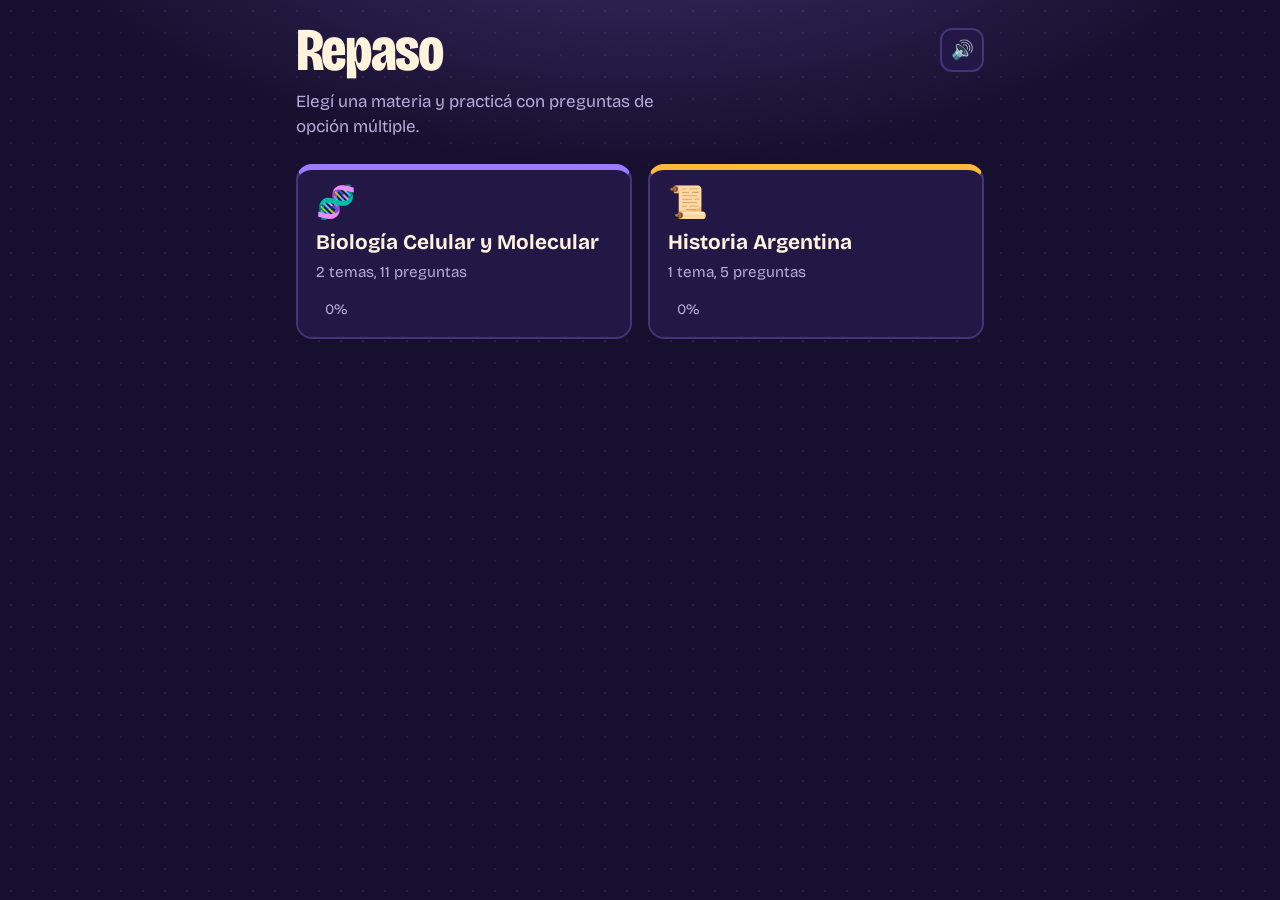
<file: index.html>
<!doctype html>
<html lang="es">
<head>
  <meta charset="utf-8">
  <meta name="viewport" content="width=device-width, initial-scale=1, viewport-fit=cover">
  <title>Repaso: trivia para estudiar</title>
  <meta name="description" content="Practicá con preguntas de opción múltiple por materia y tema, con racha, puntos y sonidos.">
  <meta name="theme-color" content="#170F2E">
  <link rel="icon" href="data:image/svg+xml,%3Csvg xmlns='http://www.w3.org/2000/svg' viewBox='0 0 100 100'%3E%3Ctext y='.9em' font-size='90'%3E🔥%3C/text%3E%3C/svg%3E">
  <link rel="preconnect" href="https://fonts.googleapis.com">
  <link rel="preconnect" href="https://fonts.gstatic.com" crossorigin>
  <link href="https://fonts.googleapis.com/css2?family=Bricolage+Grotesque:opsz,wght@12..96,400..800&family=Silkscreen:wght@400;700&display=swap" rel="stylesheet">
  <link rel="stylesheet" href="css/styles.css">
</head>
<body>
  <div id="app"></div>
  <canvas id="confeti" aria-hidden="true"></canvas>
  <div id="aviso" role="status" aria-live="polite"></div>
  <noscript>Necesitás activar JavaScript para usar Repaso.</noscript>
  <script type="module" src="js/app.js"></script>
</body>
</html>
</file>
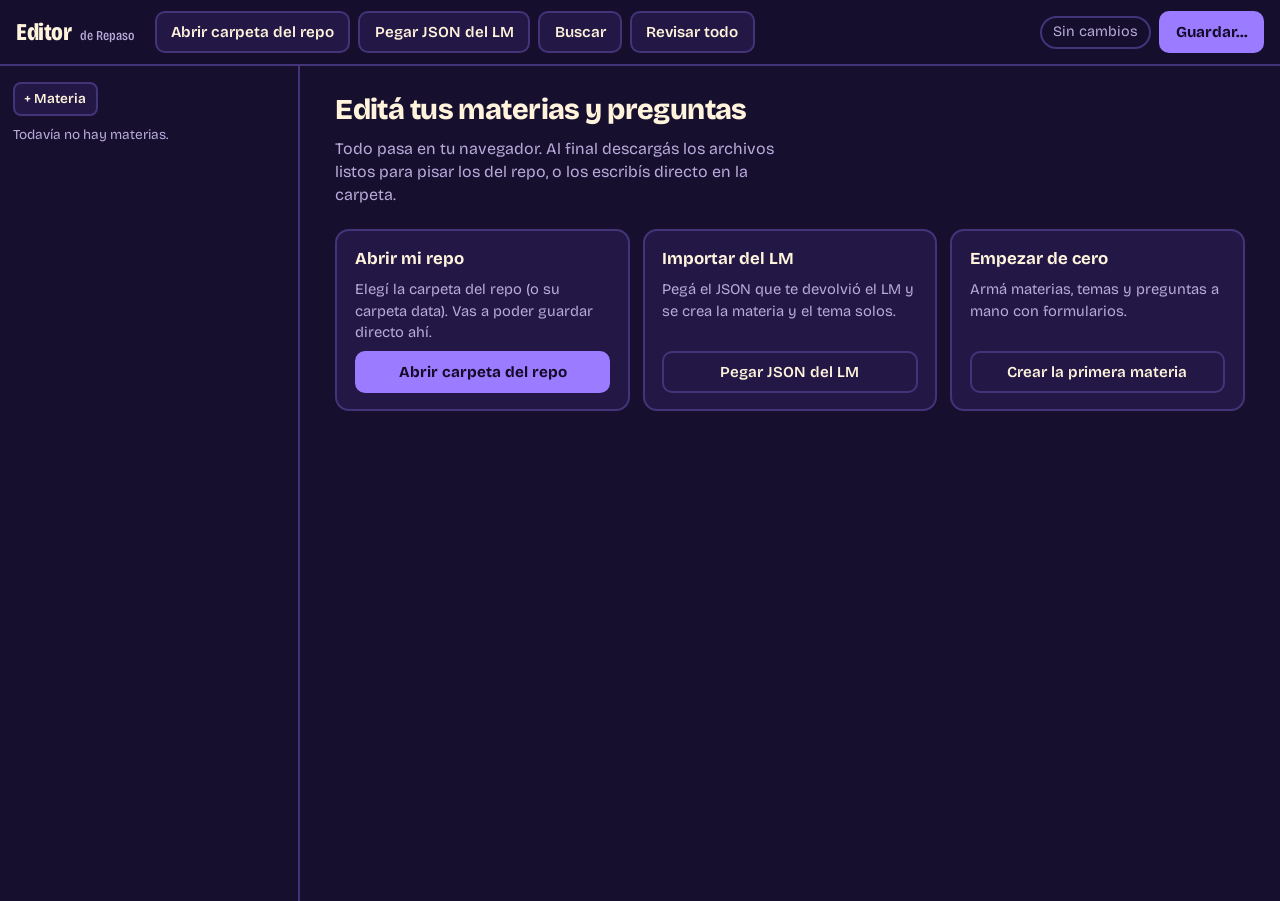
<file: editor/index.html>
<!doctype html>
<html lang="es">
<head>
  <meta charset="utf-8">
  <meta name="viewport" content="width=device-width, initial-scale=1">
  <title>Editor de Repaso</title>
  <meta name="theme-color" content="#170F2E">
  <link rel="icon" href="data:image/svg+xml,%3Csvg xmlns='http://www.w3.org/2000/svg' viewBox='0 0 100 100'%3E%3Ctext y='.9em' font-size='90'%3E✏️%3C/text%3E%3C/svg%3E">
  <link rel="preconnect" href="https://fonts.googleapis.com">
  <link rel="preconnect" href="https://fonts.gstatic.com" crossorigin>
  <link href="https://fonts.googleapis.com/css2?family=Bricolage+Grotesque:opsz,wght@12..96,400..800&family=Silkscreen:wght@400;700&display=swap" rel="stylesheet">
  <link rel="stylesheet" href="editor.css">
</head>
<body>
  <header class="barra">
    <h1 class="logo">Editor <small>de Repaso</small></h1>
    <div class="grupo">
      <button class="btn" id="btn-abrir" title="Elegí la carpeta del repo (o la carpeta data) para editar lo que ya tenés">Abrir carpeta del repo</button>
      <input type="file" id="in-carpeta" webkitdirectory multiple hidden>
      <button class="btn" id="btn-importar" title="Pegá el JSON que te dio el LM">Pegar JSON del LM</button>
      <button class="btn" id="btn-buscar">Buscar</button>
      <button class="btn" id="btn-revisar">Revisar todo <span class="num" id="n-prob" hidden></span></button>
    </div>
    <div class="grupo derecha">
      <span class="estado" id="estado">Sin cambios</span>
      <button class="btn primario" id="btn-guardar">Guardar…</button>
    </div>
  </header>

  <div id="banner" hidden></div>

  <div class="cuerpo">
    <aside id="lateral" aria-label="Materias y temas"></aside>
    <main id="principal"></main>
  </div>

  <dialog id="modal"></dialog>
  <div id="aviso" role="status" aria-live="polite"></div>

  <script src="editor.js"></script>
</body>
</html>
</file>
<file: css/styles.css>
/* ==========================================================
   Repaso: estilos
   Paleta: noche violeta, crema, ámbar (racha), verde/rojo (respuesta)
   Tipografías: Bricolage Grotesque (todo) + Silkscreen (solo la racha)
   ========================================================== */

:root {
  --noche: #170F2E;
  --panel: #231845;
  --panel-2: #2E2058;
  --linea: #43347A;
  --crema: #FFF3DC;
  --tenue: #B8ABDB;
  --violeta: #9B7BFF;
  --ambar: #FFB938;
  --ok: #4FE0A0;
  --mal: #FF5D7A;
  --fuente: 'Bricolage Grotesque', system-ui, -apple-system, 'Segoe UI', sans-serif;
  --pixel: 'Silkscreen', 'Courier New', monospace;
  --radio: 16px;
}

*, *::before, *::after { box-sizing: border-box; }

html { color-scheme: dark; -webkit-text-size-adjust: 100%; }

body {
  margin: 0;
  min-height: 100dvh;
  background-color: var(--noche);
  background-image:
    radial-gradient(58rem 28rem at 50% -9rem, rgba(155, 123, 255, .30), transparent 70%),
    radial-gradient(rgba(255, 243, 220, .06) 1px, transparent 1.5px);
  background-size: auto, 22px 22px;
  background-attachment: fixed;
  color: var(--crema);
  font-family: var(--fuente);
  font-size: 1.0625rem;
  line-height: 1.5;
}

button { font: inherit; color: inherit; cursor: pointer; }
h1, h2, h3, p { margin: 0; }

:focus-visible {
  outline: 3px solid var(--ambar);
  outline-offset: 3px;
}

.pantalla {
  max-width: 720px;
  margin: 0 auto;
  padding: 1.25rem 1rem calc(2rem + env(safe-area-inset-bottom));
}

/* ---------- Cabecera ---------- */
.cabecera {
  display: flex;
  align-items: center;
  justify-content: space-between;
  gap: 1rem;
  margin-bottom: .5rem;
}

.marca {
  font-size: clamp(2.6rem, 9vw, 3.8rem);
  font-weight: 800;
  font-stretch: 75%;
  letter-spacing: -.03em;
  line-height: 1;
}

.bajada { color: var(--tenue); max-width: 34ch; margin-bottom: 1.5rem; }

.icono {
  width: 2.75rem; height: 2.75rem;
  display: grid; place-items: center;
  background: var(--panel);
  border: 2px solid var(--linea);
  border-radius: 12px;
  font-size: 1.15rem;
  transition: border-color .15s, transform .1s;
}
.icono:hover { border-color: var(--violeta); }
.icono:active { transform: scale(.94); }

/* ---------- Botones ---------- */
.btn {
  display: inline-flex; align-items: center; justify-content: center; gap: .5rem;
  padding: .8rem 1.4rem;
  border-radius: 14px;
  border: 2px solid transparent;
  font-weight: 700;
  transition: transform .1s, box-shadow .15s, background-color .15s, border-color .15s;
}
.btn:active { transform: translateY(2px); }
.btn.primario {
  background: var(--violeta);
  color: #120a26;
  box-shadow: 0 4px 0 #6a4fd1;
}
.btn.primario:hover { background: #ae92ff; }
.btn.primario:active { box-shadow: 0 1px 0 #6a4fd1; }
.btn.primario[disabled] { background: var(--panel-2); color: var(--tenue); box-shadow: none; cursor: not-allowed; }
.btn.secundario { background: transparent; border-color: var(--linea); color: var(--crema); }
.btn.secundario:hover { border-color: var(--violeta); }
.btn.enlace { background: none; border: 0; padding: .4rem 0; color: var(--tenue); font-weight: 600; }
.btn.enlace:hover { color: var(--crema); }

/* ---------- Inicio: materias ---------- */
.banner-errores {
  width: 100%;
  display: flex; align-items: center; justify-content: space-between;
  padding: .9rem 1.1rem;
  margin-bottom: 1.25rem;
  background: rgba(255, 93, 122, .12);
  border: 2px solid rgba(255, 93, 122, .55);
  border-radius: var(--radio);
  font-weight: 700;
  text-align: left;
}
.banner-errores b {
  background: var(--mal); color: #2a0712;
  min-width: 2rem; padding: .1rem .55rem;
  border-radius: 99px; text-align: center;
}

.materias { display: grid; gap: 1rem; grid-template-columns: repeat(auto-fill, minmax(min(100%, 15.5rem), 1fr)); }

.materia {
  --c: var(--violeta);
  position: relative;
  display: flex; flex-direction: column; gap: .35rem;
  padding: 1.1rem 1.1rem 1rem;
  text-align: left;
  background: var(--panel);
  border: 2px solid var(--linea);
  border-top: 6px solid var(--c);
  border-radius: var(--radio);
  transition: transform .12s, border-color .15s, background-color .15s;
}
.materia:hover { transform: translateY(-3px); border-color: var(--c); background: var(--panel-2); }
.materia .emoji { font-size: 2rem; line-height: 1; margin-bottom: .35rem; }
.materia h2 { font-size: 1.3rem; font-weight: 700; line-height: 1.2; }
.materia .meta { color: var(--tenue); font-size: .95rem; }

.dominio { margin-top: .6rem; display: flex; align-items: center; gap: .6rem; font-size: .9rem; color: var(--tenue); }
.dominio .riel { flex: 1; height: 8px; background: var(--noche); border-radius: 99px; overflow: hidden; }
.dominio .relleno { height: 100%; background: var(--c); border-radius: 99px; }

.vacio {
  padding: 2rem 1.25rem;
  background: var(--panel);
  border: 2px dashed var(--linea);
  border-radius: var(--radio);
  color: var(--tenue);
}
.vacio strong { display: block; color: var(--crema); font-size: 1.15rem; margin-bottom: .4rem; }
.vacio code { background: var(--noche); padding: .1rem .4rem; border-radius: 6px; color: var(--crema); font-size: .95em; }

/* ---------- Materia: temas ---------- */
.titulo-materia { display: flex; align-items: center; gap: .8rem; margin: .5rem 0 1.25rem; }
.titulo-materia .emoji { font-size: 2.2rem; }
.titulo-materia h1 { font-size: clamp(1.7rem, 6vw, 2.3rem); font-weight: 800; line-height: 1.1; letter-spacing: -.02em; }

.temas-barra { display: flex; justify-content: space-between; align-items: center; margin-bottom: .6rem; color: var(--tenue); }

.temas { display: grid; gap: .6rem; padding-bottom: 7.5rem; }

.tema {
  display: flex; align-items: center; gap: .9rem;
  padding: .9rem 1rem;
  background: var(--panel);
  border: 2px solid var(--linea);
  border-radius: 14px;
  cursor: pointer;
  transition: border-color .15s, background-color .15s;
}
.tema:hover { border-color: var(--violeta); }
.tema:has(input:checked) { border-color: var(--c, var(--violeta)); background: var(--panel-2); }
.tema input { width: 1.35rem; height: 1.35rem; accent-color: var(--c, var(--violeta)); flex: none; }
.tema .cuerpo { flex: 1; min-width: 0; }
.tema .nombre { font-weight: 700; line-height: 1.25; }
.tema .detalle { color: var(--tenue); font-size: .92rem; }
.tema .mejor {
  flex: none;
  font-size: .85rem; font-weight: 700;
  padding: .15rem .6rem;
  border-radius: 99px;
  background: var(--noche);
  color: var(--tenue);
}
.tema .mejor.alto { color: var(--ok); }

.pie-fijo {
  position: fixed; left: 0; right: 0; bottom: 0;
  padding: .9rem 1rem calc(.9rem + env(safe-area-inset-bottom));
  background: rgba(23, 15, 46, .94);
  backdrop-filter: blur(8px);
  border-top: 2px solid var(--linea);
}
.pie-fijo .interior {
  max-width: 720px; margin: 0 auto;
  display: flex; flex-wrap: wrap; align-items: center; justify-content: space-between; gap: .8rem;
}

.segmentos { display: inline-flex; background: var(--panel); border: 2px solid var(--linea); border-radius: 12px; padding: 3px; }
.segmentos label { cursor: pointer; }
.segmentos input { position: absolute; opacity: 0; pointer-events: none; }
.segmentos span { display: block; padding: .4rem .9rem; border-radius: 8px; font-weight: 700; font-size: .95rem; color: var(--tenue); }
.segmentos input:checked + span { background: var(--violeta); color: #120a26; }
.segmentos input:focus-visible + span { outline: 3px solid var(--ambar); outline-offset: 2px; }

/* ---------- Juego ---------- */
.hud { display: flex; align-items: center; gap: .9rem; margin-bottom: 1.25rem; }

.progreso { flex: 1; height: 12px; background: var(--panel); border: 2px solid var(--linea); border-radius: 99px; overflow: hidden; }
.progreso .barra { height: 100%; width: 0; background: var(--violeta); border-radius: 99px; transition: width .35s ease; }

.racha {
  display: inline-flex; align-items: center; gap: .35rem;
  min-width: 4.6rem; justify-content: center;
  padding: .3rem .7rem;
  background: var(--panel);
  border: 2px solid var(--linea);
  border-radius: 12px;
  font-family: var(--pixel);
  font-size: 1.15rem; font-weight: 700;
  color: var(--tenue);
  transition: color .2s, border-color .2s, background-color .2s;
}
.racha .llama { filter: grayscale(1) opacity(.55); transition: filter .2s; font-size: 1.1rem; }
.racha.caliente { color: var(--ambar); border-color: var(--ambar); background: rgba(255, 185, 56, .1); }
.racha.caliente .llama { filter: none; }
.racha.sube { animation: sube .45s ease; }

@keyframes sube {
  0% { transform: scale(1); }
  35% { transform: scale(1.28) rotate(-4deg); }
  100% { transform: scale(1); }
}

.puntos { font-family: var(--pixel); font-size: 1rem; color: var(--tenue); white-space: nowrap; }
.puntos b { color: var(--crema); }

.contador { color: var(--tenue); font-size: .95rem; margin-bottom: .4rem; }

.tarjeta-pregunta {
  padding: 1.25rem 1.25rem 1.35rem;
  background: var(--panel);
  border: 2px solid var(--linea);
  border-radius: var(--radio);
  margin-bottom: 1rem;
}
.tarjeta-pregunta .tema-etq { color: var(--tenue); font-size: .92rem; margin-bottom: .5rem; }
.pregunta { font-size: clamp(1.25rem, 4.4vw, 1.6rem); font-weight: 700; line-height: 1.3; max-width: 38em; }
.tarjeta-pregunta.tiembla { animation: tiembla .4s ease; }

@keyframes tiembla {
  0%, 100% { transform: translateX(0); }
  20% { transform: translateX(-9px); }
  40% { transform: translateX(8px); }
  60% { transform: translateX(-6px); }
  80% { transform: translateX(4px); }
}

.opciones { display: grid; gap: .7rem; }

.opcion {
  display: flex; align-items: center; gap: .9rem;
  width: 100%;
  padding: .85rem 1rem;
  text-align: left;
  background: var(--panel);
  border: 2px solid var(--linea);
  border-radius: 14px;
  line-height: 1.3;
  transition: transform .1s, border-color .15s, background-color .15s, opacity .2s;
}
.opcion .letra {
  flex: none;
  width: 2rem; height: 2rem;
  display: grid; place-items: center;
  background: var(--noche);
  border: 2px solid var(--linea);
  border-radius: 8px;
  font-family: var(--pixel); font-weight: 700; font-size: .95rem;
  color: var(--tenue);
  transition: background-color .15s, color .15s, border-color .15s;
}
.opciones:not(.bloqueadas) .opcion:hover { border-color: var(--violeta); transform: translateX(3px); }
.opciones:not(.bloqueadas) .opcion:hover .letra { border-color: var(--violeta); color: var(--crema); }

.opciones.bloqueadas .opcion { cursor: default; }
.opcion.ok { border-color: var(--ok); background: rgba(79, 224, 160, .13); }
.opcion.ok .letra { background: var(--ok); border-color: var(--ok); color: #05261a; }
.opcion.mal { border-color: var(--mal); background: rgba(255, 93, 122, .13); }
.opcion.mal .letra { background: var(--mal); border-color: var(--mal); color: #2a0712; }
.opcion.apagada { opacity: .45; }

.feedback { margin: 1rem 0 0; min-height: 0; }
.feedback .veredicto { font-weight: 800; font-size: 1.15rem; }
.feedback .veredicto.ok { color: var(--ok); }
.feedback .veredicto.mal { color: var(--mal); }
.feedback .explicacion { margin-top: .4rem; color: var(--tenue); max-width: 46em; }

.acciones { display: flex; justify-content: flex-end; margin-top: 1rem; min-height: 3.2rem; }

.ayuda-teclas { margin-top: 1.5rem; color: var(--tenue); font-size: .88rem; }
@media (hover: none) { .ayuda-teclas { display: none; } }

/* ---------- Resultado ---------- */
.resultado { text-align: center; padding-top: 2rem; }
.resultado .grande { font-size: 4rem; line-height: 1; margin-bottom: .6rem; }
.resultado h1 { font-size: clamp(2rem, 8vw, 3rem); font-weight: 800; letter-spacing: -.02em; line-height: 1.1; }
.resultado .sub { color: var(--tenue); margin: .5rem auto 1.5rem; max-width: 30ch; }

.cifras { display: grid; grid-template-columns: repeat(3, 1fr); gap: .7rem; margin-bottom: 1.5rem; }
.cifra { padding: 1rem .5rem; background: var(--panel); border: 2px solid var(--linea); border-radius: 14px; }
.cifra b { display: block; font-family: var(--pixel); font-size: clamp(1.3rem, 6vw, 1.9rem); color: var(--ambar); }
.cifra span { color: var(--tenue); font-size: .92rem; }

.botones { display: flex; flex-wrap: wrap; gap: .7rem; justify-content: center; margin-bottom: 2rem; }

.falladas { text-align: left; }
.falladas h2 { font-size: 1.15rem; margin-bottom: .6rem; }
.falladas details { background: var(--panel); border: 2px solid var(--linea); border-radius: 14px; margin-bottom: .6rem; }
.falladas summary { padding: .8rem 1rem; cursor: pointer; font-weight: 600; line-height: 1.3; }
.falladas .detalle { padding: 0 1rem 1rem; color: var(--tenue); }
.falladas .detalle strong { color: var(--ok); }

/* ---------- Varios ---------- */
.cargando { display: grid; place-items: center; min-height: 60vh; color: var(--tenue); gap: 1rem; text-align: center; }
.giro { width: 2.4rem; height: 2.4rem; border: 4px solid var(--linea); border-top-color: var(--violeta); border-radius: 50%; animation: gira .8s linear infinite; }
@keyframes gira { to { transform: rotate(360deg); } }

#confeti { position: fixed; inset: 0; width: 100%; height: 100%; pointer-events: none; z-index: 50; }

#aviso {
  position: fixed; left: 50%; top: 18%;
  transform: translate(-50%, -10px) scale(.9);
  padding: .7rem 1.4rem;
  background: var(--ambar); color: #2b1a00;
  font-family: var(--pixel); font-weight: 700; font-size: 1.15rem;
  border-radius: 14px;
  box-shadow: 0 6px 0 #b9801c;
  opacity: 0; pointer-events: none;
  transition: opacity .2s, transform .25s cubic-bezier(.3, 1.6, .5, 1);
  z-index: 60;
  white-space: nowrap;
}
#aviso.visible { opacity: 1; transform: translate(-50%, 0) scale(1); }

/* ---------- Movimiento reducido ---------- */
@media (prefers-reduced-motion: reduce) {
  *, *::before, *::after { animation: none !important; transition: none !important; }
}

@media (max-width: 420px) {
  .puntos { display: none; }
}
</file>
<file: editor/editor.css>
/* ==========================================================
   Editor de Repaso: estilos
   Misma paleta que el juego, pero con una interfaz de trabajo.
   ========================================================== */

:root {
  --noche: #170F2E;
  --panel: #231845;
  --panel-2: #2E2058;
  --linea: #43347A;
  --crema: #FFF3DC;
  --tenue: #B8ABDB;
  --violeta: #9B7BFF;
  --ambar: #FFB938;
  --ok: #4FE0A0;
  --mal: #FF5D7A;
  --fuente: 'Bricolage Grotesque', system-ui, -apple-system, 'Segoe UI', sans-serif;
  --pixel: 'Silkscreen', 'Courier New', monospace;
}

*, *::before, *::after { box-sizing: border-box; }
html { color-scheme: dark; }
body {
  margin: 0;
  min-height: 100dvh;
  background: var(--noche);
  color: var(--crema);
  font-family: var(--fuente);
  font-size: 1rem;
  line-height: 1.45;
}
h1, h2, h3, p { margin: 0; }
button, input, textarea, select { font: inherit; color: inherit; }
button { cursor: pointer; }
:focus-visible { outline: 3px solid var(--ambar); outline-offset: 2px; }
[hidden] { display: none !important; }

/* ---------- Barra superior ---------- */
.barra {
  position: sticky; top: 0; z-index: 20;
  display: flex; flex-wrap: wrap; align-items: center; gap: .6rem 1.2rem;
  padding: .7rem 1rem;
  background: rgba(23, 15, 46, .96);
  backdrop-filter: blur(8px);
  border-bottom: 2px solid var(--linea);
}
.logo { font-size: 1.5rem; font-weight: 800; font-stretch: 80%; letter-spacing: -.02em; }
.logo small { font-size: .85rem; font-weight: 500; color: var(--tenue); letter-spacing: 0; margin-left: .3rem; }
.grupo { display: flex; flex-wrap: wrap; align-items: center; gap: .5rem; }
.grupo.derecha { margin-left: auto; }

.btn {
  display: inline-flex; align-items: center; justify-content: center; gap: .4rem;
  padding: .5rem .9rem;
  background: var(--panel);
  border: 2px solid var(--linea);
  border-radius: 10px;
  font-weight: 600; font-size: .95rem;
  transition: border-color .15s, background-color .15s, transform .1s;
}
.btn:hover { border-color: var(--violeta); background: var(--panel-2); }
.btn:active { transform: translateY(1px); }
.btn.primario { background: var(--violeta); border-color: var(--violeta); color: #120a26; font-weight: 700; }
.btn.primario:hover { background: #ae92ff; }
.btn.peligro { color: var(--mal); border-color: rgba(255, 93, 122, .5); }
.btn.peligro:hover { background: rgba(255, 93, 122, .12); border-color: var(--mal); }
.btn.chico { padding: .3rem .6rem; font-size: .85rem; border-radius: 8px; }
.btn.fantasma { background: transparent; border-color: transparent; color: var(--tenue); }
.btn.fantasma:hover { color: var(--crema); background: var(--panel); }
.btn[disabled] { opacity: .4; cursor: not-allowed; }

.num { background: var(--mal); color: #2a0712; border-radius: 99px; padding: 0 .5rem; font-size: .8rem; font-weight: 800; }
.num.aviso { background: var(--ambar); color: #2b1a00; }

.estado { font-size: .9rem; color: var(--tenue); padding: .25rem .7rem; border: 2px solid var(--linea); border-radius: 99px; }
.estado.sucio { color: var(--ambar); border-color: var(--ambar); }

#banner {
  display: flex; flex-wrap: wrap; gap: .6rem 1rem; align-items: center;
  padding: .7rem 1rem; background: rgba(255, 185, 56, .12); border-bottom: 2px solid var(--ambar);
}
#banner span { flex: 1; min-width: 14rem; }

/* ---------- Estructura ---------- */
.cuerpo { display: grid; grid-template-columns: 300px minmax(0, 1fr); align-items: start; }
#lateral {
  position: sticky; top: 4.1rem;
  min-height: calc(100dvh - 4.1rem); max-height: calc(100dvh - 4.1rem); overflow: auto;
  padding: 1rem .8rem 3rem;
  border-right: 2px solid var(--linea);
}
#principal { padding: 1.4rem clamp(1rem, 3vw, 2.2rem) 6rem; max-width: 62rem; }

@media (max-width: 860px) {
  .cuerpo { grid-template-columns: 1fr; }
  #lateral { position: static; min-height: 0; max-height: 16rem; border-right: 0; border-bottom: 2px solid var(--linea); }
}

/* ---------- Lateral ---------- */
.lat-acciones { display: flex; gap: .5rem; margin-bottom: .8rem; }
.lat-materia { --c: var(--violeta); margin-bottom: .7rem; border-left: 4px solid var(--c); border-radius: 4px; background: rgba(46, 32, 88, .35); }
.lat-m, .lat-t {
  display: flex; align-items: center; gap: .5rem; width: 100%;
  background: none; border: 0; text-align: left; padding: .5rem .6rem; border-radius: 8px;
}
.lat-m { font-weight: 700; }
.lat-m b { flex: 1; font-weight: 700; line-height: 1.2; }
.lat-t { padding-left: 1.6rem; font-size: .95rem; color: var(--tenue); }
.lat-t span.nombre { flex: 1; line-height: 1.2; }
.lat-m:hover, .lat-t:hover { background: var(--panel-2); color: var(--crema); }
.lat-m.activa, .lat-t.activa { background: var(--panel-2); color: var(--crema); box-shadow: inset 0 0 0 2px var(--c); }
.lat-materia ul { list-style: none; margin: 0; padding: 0 0 .3rem; }
.lat-materia small { color: var(--tenue); font-size: .8rem; }
.punto { width: .6rem; height: .6rem; border-radius: 50%; flex: none; }
.punto.err { background: var(--mal); }
.punto.avi { background: var(--ambar); }

/* ---------- Bienvenida ---------- */
.bienvenida h2 { font-size: 1.8rem; font-weight: 800; letter-spacing: -.02em; margin-bottom: .4rem; }
.bienvenida > p { color: var(--tenue); max-width: 46ch; margin-bottom: 1.4rem; }
.caminos { display: grid; gap: .8rem; grid-template-columns: repeat(auto-fit, minmax(15rem, 1fr)); }
.camino { padding: 1rem 1.1rem; background: var(--panel); border: 2px solid var(--linea); border-radius: 14px; display: flex; flex-direction: column; gap: .5rem; }
.camino h3 { font-size: 1.05rem; }
.camino p { color: var(--tenue); font-size: .92rem; flex: 1; }

/* ---------- Formularios ---------- */
.campo { display: block; margin-bottom: .9rem; }
.campo > span, .rotulo { display: block; font-size: .88rem; color: var(--tenue); margin-bottom: .25rem; font-weight: 600; }
input[type="text"], textarea, select {
  width: 100%;
  padding: .55rem .7rem;
  background: var(--noche);
  border: 2px solid var(--linea);
  border-radius: 10px;
  transition: border-color .15s;
}
input[type="text"]:hover, textarea:hover, select:hover { border-color: #5a47a0; }
input[type="text"]:focus, textarea:focus, select:focus { border-color: var(--violeta); outline: none; }
textarea { resize: vertical; min-height: 2.8rem; line-height: 1.4; }
input[type="color"] { width: 3rem; height: 2.4rem; padding: 2px; background: var(--noche); border: 2px solid var(--linea); border-radius: 10px; }

.fila { display: flex; flex-wrap: wrap; gap: .8rem; align-items: flex-end; }
.fila > .campo { flex: 1; min-width: 12rem; }

.cabecera-vista { display: flex; flex-wrap: wrap; align-items: center; gap: .6rem; margin-bottom: 1rem; }
.cabecera-vista h2 { font-size: 1.5rem; font-weight: 800; letter-spacing: -.02em; flex: 1; min-width: 12rem; }
.miga { color: var(--tenue); font-size: .9rem; margin-bottom: .3rem; }
.miga button { background: none; border: 0; color: var(--tenue); padding: 0; text-decoration: underline; }
.miga button:hover { color: var(--crema); }

.tarjeta { padding: 1rem 1.1rem; background: var(--panel); border: 2px solid var(--linea); border-radius: 14px; margin-bottom: 1rem; }
.tarjeta h3 { font-size: 1.05rem; margin-bottom: .7rem; }

.paleta { display: flex; flex-wrap: wrap; gap: .3rem; margin-top: .4rem; }
.paleta button { width: 2rem; height: 2rem; padding: 0; border-radius: 8px; border: 2px solid var(--linea); background: var(--noche); font-size: 1.1rem; line-height: 1; }
.paleta button:hover { border-color: var(--violeta); }
.paleta.colores button { border-radius: 50%; border-color: transparent; }
.paleta.colores button:hover { border-color: var(--crema); }

.lista-temas { list-style: none; padding: 0; margin: 0; display: grid; gap: .5rem; }
.lista-temas li { display: flex; align-items: center; gap: .5rem; padding: .5rem .7rem; background: var(--noche); border: 2px solid var(--linea); border-radius: 10px; }
.lista-temas .nombre { flex: 1; font-weight: 600; }
.lista-temas small { color: var(--tenue); }

.estadisticas { display: flex; flex-wrap: wrap; gap: .4rem .9rem; color: var(--tenue); font-size: .9rem; margin-bottom: 1rem; }
.estadisticas b { color: var(--crema); }
.archivo { font-family: var(--pixel); font-size: .8rem; color: var(--tenue); }

/* ---------- Preguntas ---------- */
.herramientas-q { display: flex; flex-wrap: wrap; gap: .5rem; align-items: center; margin-bottom: .8rem; }
.herramientas-q input[type="text"] { flex: 1; min-width: 12rem; }

.preg { background: var(--panel); border: 2px solid var(--linea); border-radius: 14px; margin-bottom: .6rem; }
.preg.abierta { border-color: var(--violeta); }
.preg.con-error { border-left: 6px solid var(--mal); }
.preg.con-aviso { border-left: 6px solid var(--ambar); }
.preg-cab { display: flex; align-items: center; gap: .6rem; padding: .6rem .8rem; cursor: pointer; }
.preg-cab .n { font-family: var(--pixel); color: var(--tenue); min-width: 2rem; font-size: .9rem; }
.preg-cab .resumen { flex: 1; min-width: 0; overflow: hidden; text-overflow: ellipsis; white-space: nowrap; }
.preg.abierta .preg-cab .resumen { white-space: normal; font-weight: 600; }
.chip { font-family: var(--pixel); font-size: .8rem; font-weight: 700; padding: .1rem .5rem; border-radius: 6px; background: var(--noche); border: 2px solid var(--linea); color: var(--ok); }
.chip.vacio { color: var(--mal); }
.preg-cuerpo { padding: .2rem .9rem 1rem; border-top: 2px solid var(--linea); padding-top: .9rem; }

.opcion-edit { display: flex; align-items: center; gap: .6rem; margin-bottom: .5rem; }
.opcion-edit .letra { font-family: var(--pixel); font-weight: 700; width: 1.8rem; height: 1.8rem; display: grid; place-items: center; background: var(--noche); border: 2px solid var(--linea); border-radius: 6px; color: var(--tenue); flex: none; }
.opcion-edit.correcta .letra { background: var(--ok); border-color: var(--ok); color: #05261a; }
.opcion-edit input[type="radio"] { width: 1.2rem; height: 1.2rem; accent-color: var(--ok); flex: none; }
.pista { color: var(--tenue); font-size: .85rem; margin: -.2rem 0 .8rem; }

.problemas { list-style: none; padding: 0; margin: .4rem 0 .8rem; display: grid; gap: .25rem; font-size: .9rem; }
.problemas li { padding-left: 1.4rem; position: relative; }
.problemas li::before { content: '●'; position: absolute; left: .3rem; }
.problemas .e { color: var(--mal); }
.problemas .a { color: var(--ambar); }
.acciones-q { display: flex; flex-wrap: wrap; gap: .4rem; }

.vacia { padding: 1.4rem; border: 2px dashed var(--linea); border-radius: 14px; color: var(--tenue); text-align: center; }

/* ---------- Modal ---------- */
dialog {
  width: min(46rem, calc(100vw - 1.5rem)); max-height: calc(100dvh - 2rem);
  padding: 0; border: 2px solid var(--linea); border-radius: 18px;
  background: var(--panel); color: var(--crema);
}
dialog::backdrop { background: rgba(10, 5, 25, .75); }
dialog[open] { display: flex; flex-direction: column; }
.m-cab { display: flex; align-items: center; justify-content: space-between; gap: 1rem; padding: .9rem 1.1rem; border-bottom: 2px solid var(--linea); margin: 0; }
.m-cab h2 { font-size: 1.25rem; font-weight: 800; }
.m-cuerpo { padding: 1rem 1.1rem; overflow: auto; flex: 1; }
.m-pie { display: flex; flex-wrap: wrap; gap: .5rem; justify-content: flex-end; padding: .8rem 1.1rem; border-top: 2px solid var(--linea); }
.m-pie:empty { display: none; }
.icono { width: 2.2rem; height: 2.2rem; display: grid; place-items: center; background: var(--noche); border: 2px solid var(--linea); border-radius: 8px; }
.icono:hover { border-color: var(--violeta); }

.resumen-plan { display: grid; grid-template-columns: repeat(auto-fit, minmax(8rem, 1fr)); gap: .6rem; margin-bottom: 1rem; }
.resumen-plan div { background: var(--noche); border: 2px solid var(--linea); border-radius: 10px; padding: .6rem; text-align: center; }
.resumen-plan b { display: block; font-family: var(--pixel); font-size: 1.5rem; }
.resumen-plan .nuevo b { color: var(--ok); }
.resumen-plan .mod b { color: var(--ambar); }
.resumen-plan .borr b { color: var(--mal); }
details.lista { margin-bottom: .5rem; background: var(--noche); border: 2px solid var(--linea); border-radius: 10px; padding: .4rem .8rem; }
details.lista summary { cursor: pointer; font-weight: 600; }
details.lista ul { margin: .4rem 0; padding-left: 1.2rem; color: var(--tenue); font-size: .9rem; word-break: break-all; }
.nota { background: rgba(155, 123, 255, .12); border: 2px solid var(--linea); border-radius: 10px; padding: .6rem .8rem; color: var(--tenue); font-size: .92rem; margin-bottom: .8rem; }
.nota.mal { background: rgba(255, 93, 122, .1); border-color: rgba(255, 93, 122, .5); color: var(--crema); }
.nota b { color: var(--crema); }
.check { display: flex; gap: .5rem; align-items: flex-start; margin: .5rem 0; }
.check input { margin-top: .25rem; accent-color: var(--violeta); width: 1.1rem; height: 1.1rem; }

.vista-prev { list-style: none; padding: 0; margin: .6rem 0; display: grid; gap: .35rem; max-height: 14rem; overflow: auto; }
.vista-prev li { display: flex; gap: .5rem; align-items: baseline; font-size: .92rem; padding: .35rem .6rem; background: var(--noche); border-radius: 8px; }
.vista-prev .et { flex: none; font-size: .75rem; font-weight: 800; padding: .05rem .45rem; border-radius: 6px; }
.et.ok { background: var(--ok); color: #05261a; }
.et.rep { background: var(--ambar); color: #2b1a00; }
.et.rota { background: var(--mal); color: #2a0712; }
.et.dup { background: var(--linea); color: var(--crema); }

.resultado-busqueda { display: block; width: 100%; text-align: left; background: var(--noche); border: 2px solid var(--linea); border-radius: 10px; padding: .5rem .7rem; margin-bottom: .4rem; }
.resultado-busqueda:hover { border-color: var(--violeta); }
.resultado-busqueda small { display: block; color: var(--tenue); }
mark { background: rgba(255, 185, 56, .35); color: var(--crema); border-radius: 3px; }

#aviso {
  position: fixed; left: 50%; bottom: 1.4rem; transform: translate(-50%, 20px);
  background: var(--crema); color: #1b1230; padding: .6rem 1.1rem; border-radius: 12px; font-weight: 700;
  opacity: 0; pointer-events: none; transition: opacity .2s, transform .2s; z-index: 100; max-width: calc(100vw - 2rem);
}
#aviso.visible { opacity: 1; transform: translate(-50%, 0); }

@media (prefers-reduced-motion: reduce) { *, *::before, *::after { transition: none !important; animation: none !important; } }

/* ---------- Imagen de la pregunta ---------- */
.campo-imagen { margin-bottom: .9rem; }
.img-prev { margin: 0 0 .6rem; }
.img-prev img {
  display: block;
  max-width: 100%;
  max-height: 14rem;
  object-fit: contain;
  background: var(--noche);
  border: 2px solid var(--linea);
  border-radius: 10px;
}
.img-prev figcaption { margin-top: .3rem; word-break: break-all; }
.campo-imagen .acciones-q { margin-bottom: .6rem; }

/* ---------- Recortador de imágenes ---------- */
.rec-barra { display: flex; flex-wrap: wrap; align-items: center; gap: .4rem; margin-bottom: .7rem; }
.rec-barra .rotulo { margin: 0 .3rem 0 0; }
.rec-sep { flex: 1; }
.btn.activo { border-color: var(--violeta); background: var(--panel-2); }
.rec-escena, .rec-prev {
  display: grid; place-items: center;
  padding: .75rem;
  background: var(--noche);
  border: 2px solid var(--linea);
  border-radius: 10px;
}
.rec-escena canvas { display: block; max-width: 100%; touch-action: none; user-select: none; border-radius: 4px; }
.rec-prev { margin-top: .3rem; }
.rec-prev canvas { display: block; max-width: 100%; border-radius: 6px; }

/* ---------- Tarjetas tipo Anki ---------- */
.seccion-tarjetas { margin-top: 2.2rem; padding-top: 1.2rem; border-top: 2px solid var(--linea); }
.cabecera-vista h3 { font-size: 1.25rem; font-weight: 800; flex: 1; min-width: 12rem; }
.tarj { background: var(--panel); border: 2px solid var(--linea); border-radius: 14px; padding: .6rem .9rem .8rem; margin-bottom: .6rem; }
.tarj.con-error { border-left: 6px solid var(--mal); }
.tarj.con-aviso { border-left: 6px solid var(--ambar); }
.tarj-cab { display: flex; align-items: center; justify-content: space-between; gap: .6rem; margin-bottom: .5rem; }
.tarj-cab .n { font-family: var(--pixel); color: var(--tenue); font-size: .9rem; }
.tarj-campos { display: grid; grid-template-columns: 1fr 1fr; gap: .8rem; }
.tarj-campos .campo { margin-bottom: .4rem; }
@media (max-width: 700px) { .tarj-campos { grid-template-columns: 1fr; } }
.m-cuerpo textarea[readonly] { font-size: .88rem; line-height: 1.4; }
</file>
